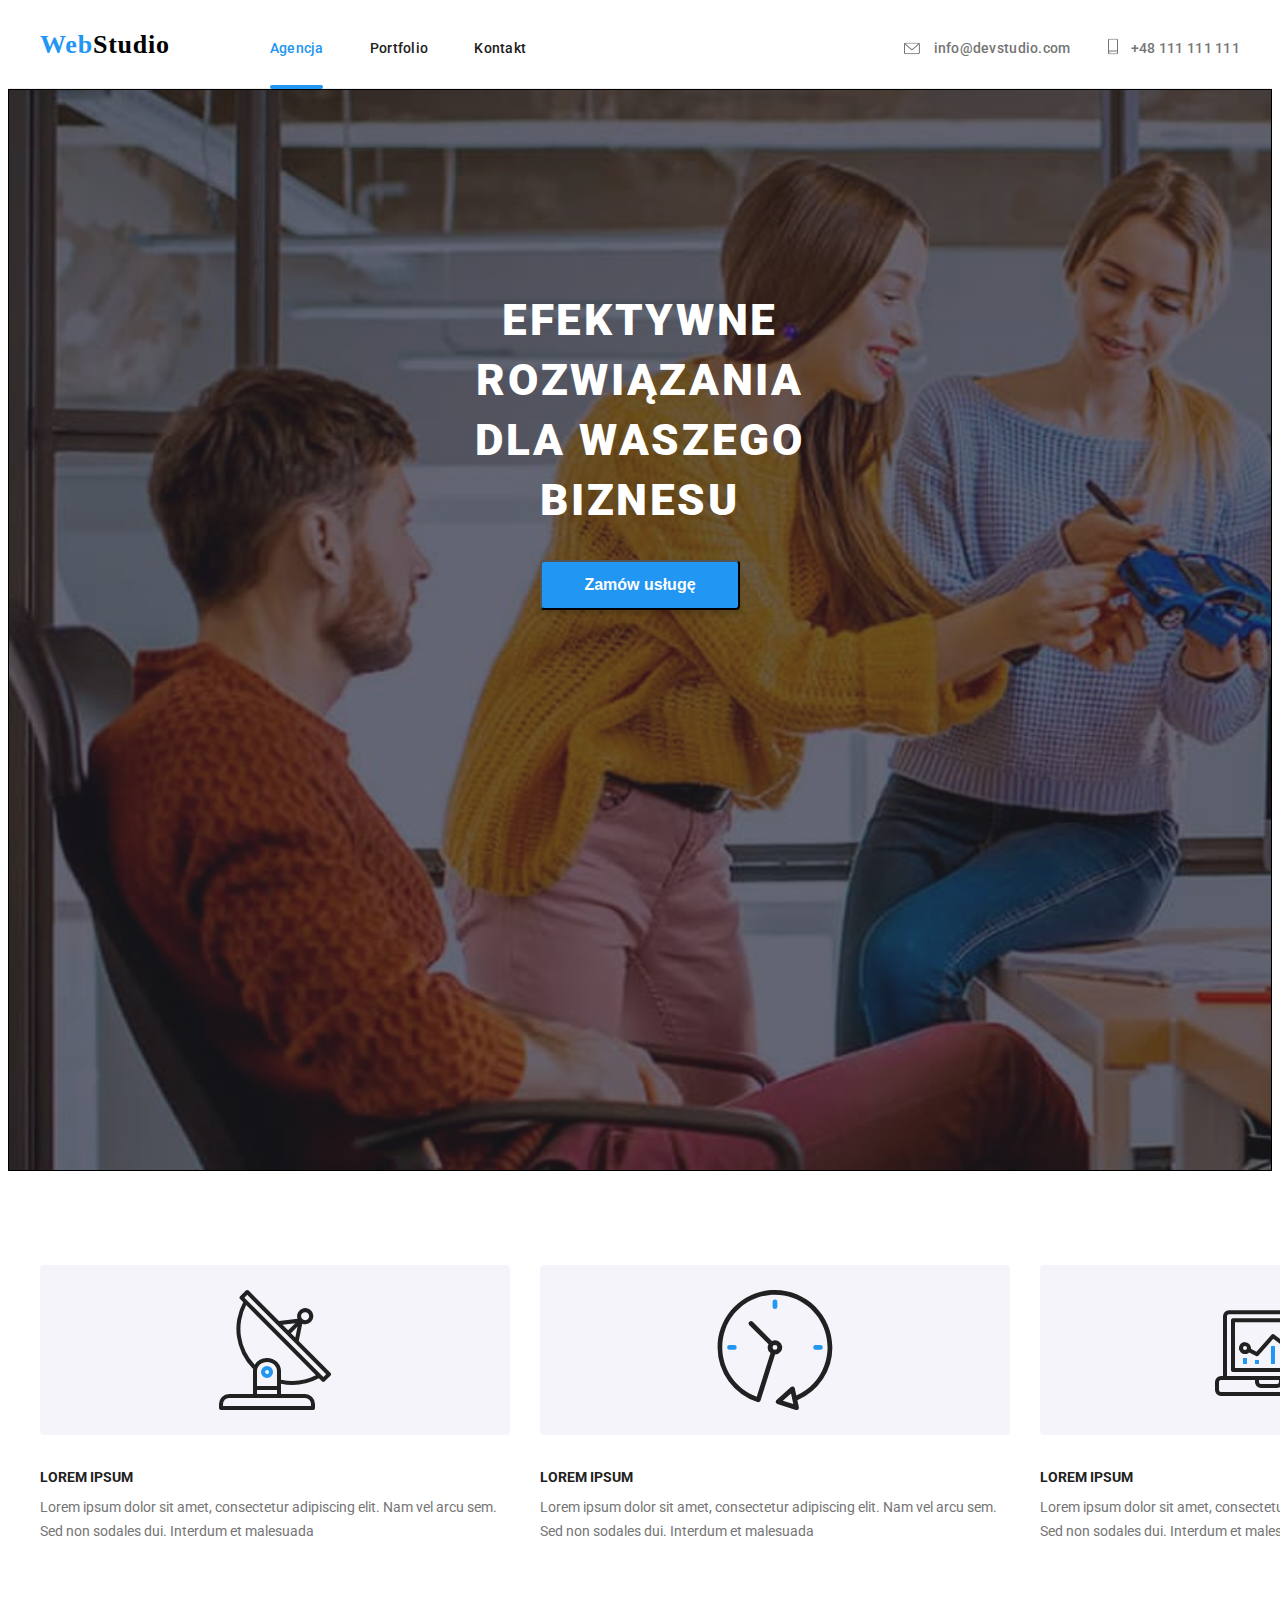
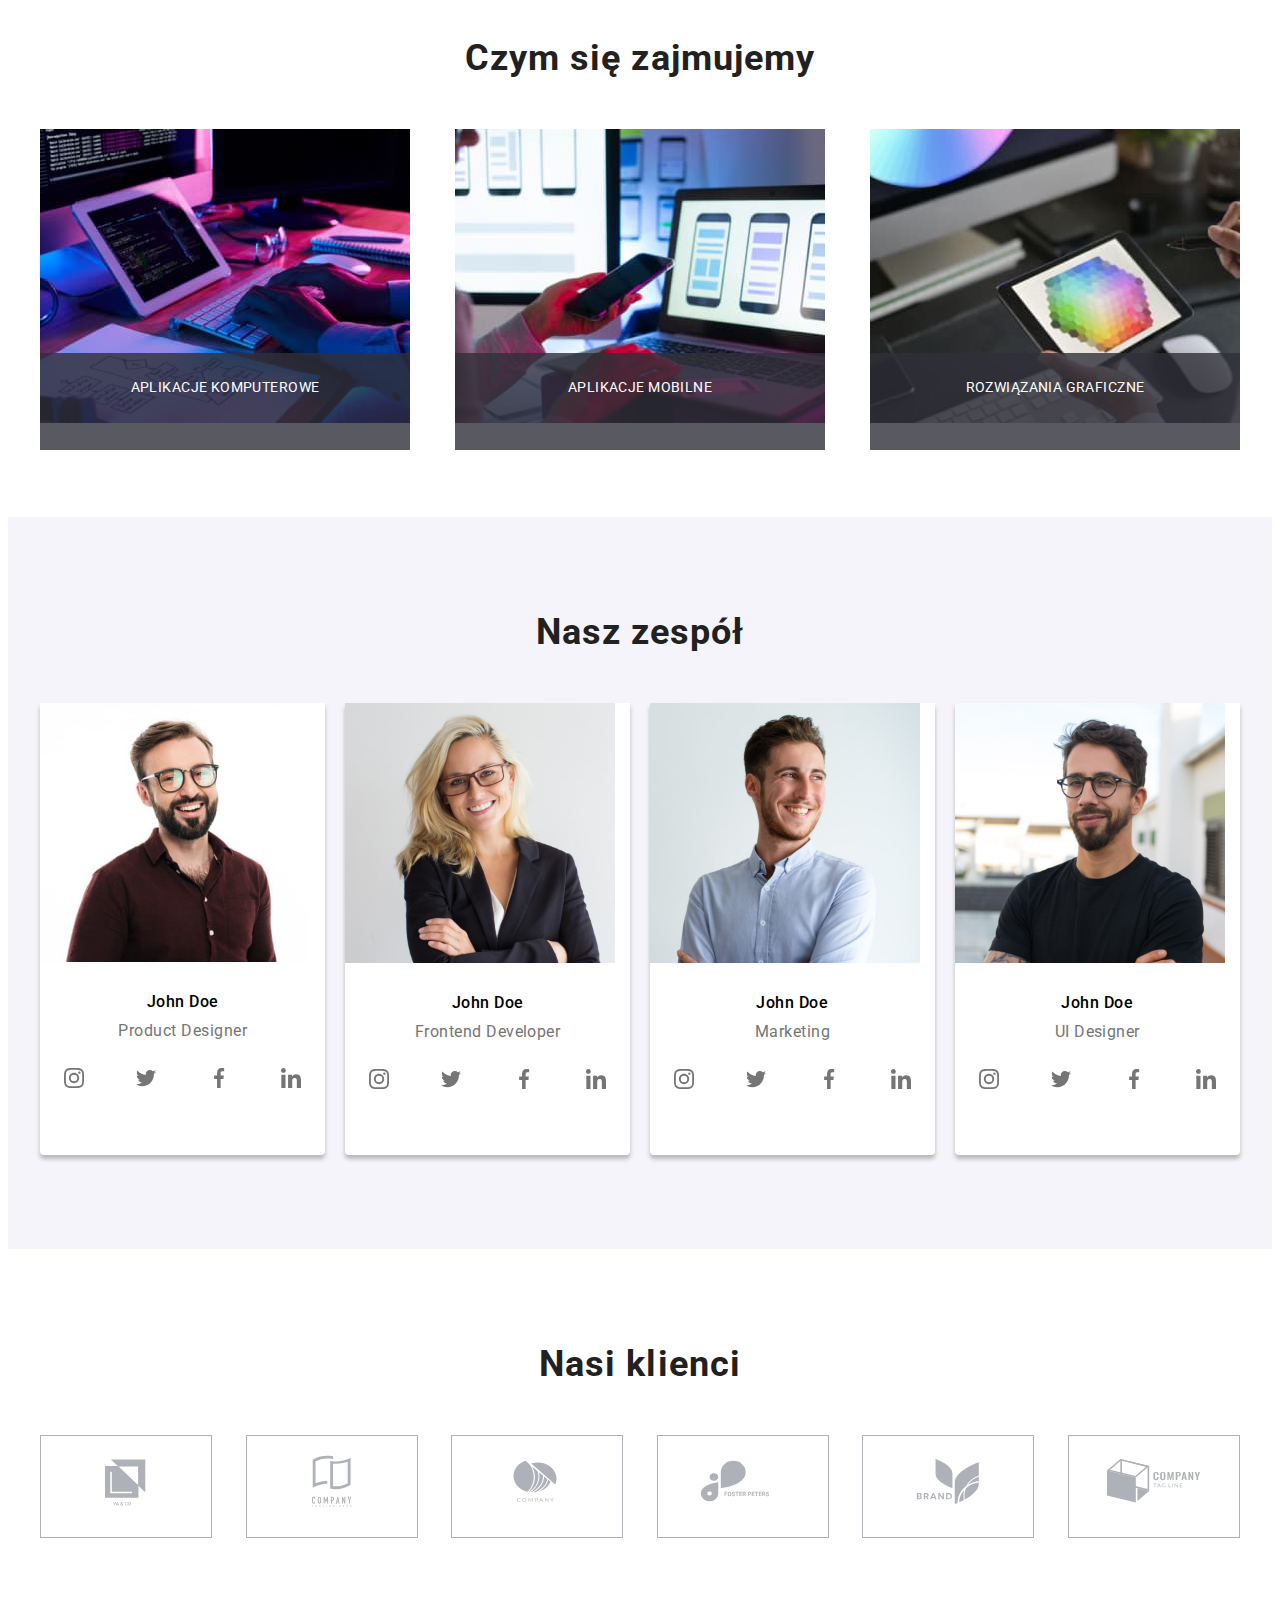
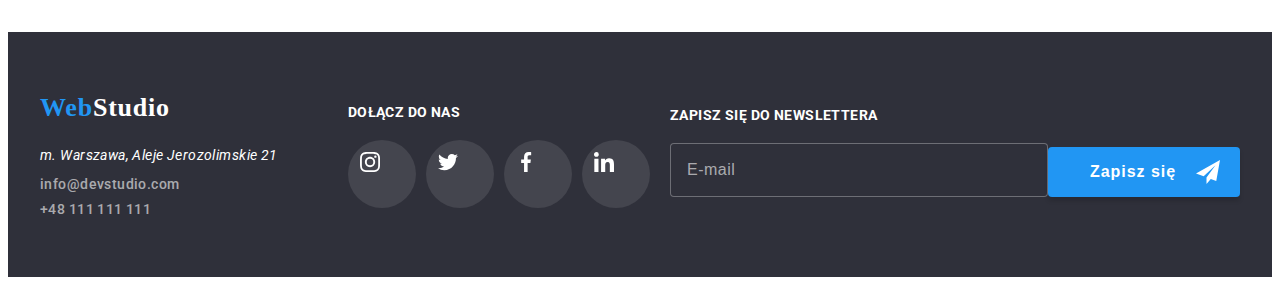
<file: index.html>
<!DOCTYPE html>
<html lang="en">
    <head>
        <meta charset="UTF-8" />
        <meta http-equiv="X-UA-Compatible" content="IE=edge" />
        <meta name="viewport" content="width=device-width, initial-scale=1.0" />
        <title>Webstudio</title>
        <link
            rel="stylesheet"
            href="https://cdnjs.cloudflare.com/ajax/libs/modern-normalize/1.1.0/modern-normalize.min.css"
            integrity="sha512-wpPYUAdjBVSE4KJnH1VR1HeZfpl1ub8YT/NKx4PuQ5NmX2tKuGu6U/JRp5y+Y8XG2tV+wKQpNHVUX03MfMFn9Q=="
            crossorigin="anonymous"
            referrerpolicy="no-referrer"
        />
        <link rel="stylesheet" href="./css/index.css" />
        <link
            href="https://fonts.googleapis.com/css2?family=Raleway:wght@700&family=Roboto:wght@400;500;700;900&display=swap"
            rel="stylesheet"
        />
    </head>
    <body>
        <header class="border">
            <div class="container">
                <div class="navigation-list">
                    <div class="webstudio">
                        <a href="./index.html">
                            <span class="web-color">Web</span
                            ><span class="studio">Studio</span></a
                        >
                    </div>
                    <nav>
                        <ul class="nav-header">
                            <li>
                                <a
                                    class="nav-link underline"
                                    href="./index.html"
                                    >Agencja</a
                                >
                            </li>
                            <li>
                                <a class="nav-link" href="./portfolio.html">
                                    Portfolio
                                </a>
                            </li>
                            <li>
                                <a href="./kontakt.html">Kontakt</a>
                            </li>
                        </ul>
                    </nav>
                    <a class="email" href="mailto:info@devstudio.com">
                        <svg class="header-svg" width="16" height="12">
                            <use href="./images/icons.svg#icon-envelope"></use>
                        </svg>
                        info@devstudio.com
                    </a>
                    <a class="tel" href="tel:+48111111111">
                        <svg class="header-svg" width="10" height="16">
                            <use
                                href="./images/icons.svg#icon-smartphone"
                            ></use>
                        </svg>
                        +48 111 111 111</a
                    >
                </div>
            </div>
        </header>
        <main>
            <div class="main-header">
                <h1>EFEKTYWNE ROZWIĄZANIA DLA WASZEGO BIZNESU</h1>

                <button class="order-the-service" type="button" data-modal-open>
                    Zamów usługę
                </button>
            </div>
            <div class="container">
                <ul class="section-description-flex">
                    <li>
                        <svg class="svg-our-strengths" width="70" height="70">
                            <use
                                href="./images/icons.svg#icon-wwd-antenna"
                            ></use>
                        </svg>
                        <h5 class="header-paragraph">LOREM IPSUM</h5>
                        <p class="description">
                            Lorem ipsum dolor sit amet, consectetur adipiscing
                            elit. Nam vel arcu sem. Sed non sodales dui.
                            Interdum et malesuada
                        </p>
                    </li>
                    <li>
                        <svg class="svg-our-strengths" width="70" height="70">
                            <use href="./images/icons.svg#icon-wwd-clock"></use>
                        </svg>
                        <h5 class="header-paragraph">LOREM IPSUM</h5>
                        <p class="description">
                            Lorem ipsum dolor sit amet, consectetur adipiscing
                            elit. Nam vel arcu sem. Sed non sodales dui.
                            Interdum et malesuada
                        </p>
                    </li>
                    <li>
                        <svg class="svg-our-strengths" width="70" height="70">
                            <use
                                href="./images/icons.svg#icon-wwd-diagram"
                            ></use>
                        </svg>
                        <h5 class="header-paragraph">LOREM IPSUM</h5>
                        <p class="description">
                            Lorem ipsum dolor sit amet, consectetur adipiscing
                            elit. Nam vel arcu sem. Sed non sodales dui.
                            Interdum et malesuada
                        </p>
                    </li>
                    <li>
                        <svg class="svg-our-strengths" width="70" height="70">
                            <use
                                href="./images/icons.svg#icon-wwd-astronaut"
                            ></use>
                        </svg>
                        <h5 class="header-paragraph">LOREM IPSUM</h5>
                        <p class="description">
                            Lorem ipsum dolor sit amet, consectetur adipiscing
                            elit. Nam vel arcu sem. Sed non sodales dui.
                            Interdum et malesuada
                        </p>
                    </li>
                </ul>
                <h2>Czym się zajmujemy</h2>
                <ul class="section-what-we-do">
                    <li class="what-we-do-images what-we-do-position">
                        <img
                            alt="man writing code"
                            width="370"
                            height="294"
                            src="./images/img1.jpg"
                        />
                        <p class="what-we-do-title">APLIKACJE KOMPUTEROWE</p>
                    </li>
                    <li class="what-we-do-images what-we-do-position">
                        <img
                            alt="man creating a mobile application"
                            width="370"
                            height="294"
                            src="./images/img2.jpg"
                        />
                        <p class="what-we-do-title">APLIKACJE MOBILNE</p>
                    </li>
                    <li class="margin what-we-do-position">
                        <img
                            class="what-we-do-images"
                            alt="man using graphic tablet"
                            width="370"
                            height="294"
                            src="./images/img3.jpg"
                        />
                        <p class="what-we-do-title">ROZWIĄZANIA GRAFICZNE</p>
                    </li>
                </ul>
            </div>
            <section class="our-team-style">
                <div class="container">
                    <h2>Nasz zespół</h2>
                    <ul class="section-our-team">
                        <li class="our-team-images">
                            <img
                                alt="photo of product designer"
                                width="270"
                                height="260"
                                src="./images/produktdesignerimg.jpg"
                            />
                            <header>
                                <h5 class="names">John Doe</h5>
                                <p class="team-description">Product Designer</p>
                            </header>
                            <div class="social-link">
                                <a
                                    href="https://www.instagram.com/"
                                    class="social-link-icon"
                                    target="_blank"
                                    rel="noreferrer noopener"
                                >
                                    <svg width="20" height="20">
                                        <use
                                            href="./images/icons.svg#icon-instagram2"
                                        ></use>
                                    </svg>
                                </a>
                            </div>
                            <div class="social-link">
                                <a
                                    href="https://twitter.com/"
                                    class="social-link-icon"
                                    target="_blank"
                                    rel="noreferrer noopener"
                                >
                                    <svg width="20" height="20">
                                        <use
                                            href="./images/icons.svg#icon-twitter1"
                                        ></use>
                                    </svg>
                                </a>
                            </div>
                            <div class="social-link">
                                <a
                                    href="https://www.facebook.com/"
                                    class="social-link-icon"
                                    target="_blank"
                                    rel="noreferrer noopener"
                                >
                                    <svg width="20" height="20">
                                        <use
                                            href="./images/icons.svg#icon-facebook1"
                                        ></use>
                                    </svg>
                                </a>
                            </div>
                            <div class="social-link">
                                <a
                                    href="https://www.linkedin.com/"
                                    class="social-link-icon"
                                    target="_blank"
                                    rel="noreferrer noopener"
                                >
                                    <svg width="20" height="20">
                                        <use
                                            href="./images/icons.svg#icon-linkedin1"
                                        ></use>
                                    </svg>
                                </a>
                            </div>
                        </li>
                        <li class="our-team-images">
                            <img
                                alt="photo of frontend developer"
                                width="270"
                                height="260"
                                src="./images/frontenddeveloperimg.jpg"
                            />
                            <header>
                                <h5 class="names">John Doe</h5>
                                <p class="team-description">
                                    Frontend Developer
                                </p>
                            </header>
                            <div class="social-link">
                                <a
                                    href="https://www.instagram.com/"
                                    class="social-link-icon"
                                    target="_blank"
                                    rel="noreferrer noopener"
                                >
                                    <svg width="20" height="20">
                                        <use
                                            href="./images/icons.svg#icon-instagram2"
                                        ></use>
                                    </svg>
                                </a>
                            </div>
                            <div class="social-link">
                                <a
                                    href="https://twitter.com/"
                                    class="social-link-icon"
                                    target="_blank"
                                    rel="noreferrer noopener"
                                >
                                    <svg width="20" height="20">
                                        <use
                                            href="./images/icons.svg#icon-twitter1"
                                        ></use>
                                    </svg>
                                </a>
                            </div>
                            <div class="social-link">
                                <a
                                    href="https://www.facebook.com/"
                                    class="social-link-icon"
                                    target="_blank"
                                    rel="noreferrer noopener"
                                >
                                    <svg width="20" height="20">
                                        <use
                                            href="./images/icons.svg#icon-facebook1"
                                        ></use>
                                    </svg>
                                </a>
                            </div>
                            <div class="social-link">
                                <a
                                    href="https://www.linkedin.com/"
                                    class="social-link-icon"
                                    target="_blank"
                                    rel="noreferrer noopener"
                                >
                                    <svg width="20" height="20">
                                        <use
                                            href="./images/icons.svg#icon-linkedin1"
                                        ></use>
                                    </svg>
                                </a>
                            </div>
                        </li>
                        <li class="our-team-images">
                            <img
                                alt="photo of a marketer"
                                width="270"
                                height="260"
                                src="./images/marketingimg.jpg"
                            />
                            <header>
                                <h5 class="names">John Doe</h5>
                                <p class="team-description">Marketing</p>
                            </header>
                            <div class="social-link">
                                <a
                                    href="https://www.instagram.com/"
                                    class="social-link-icon"
                                    target="_blank"
                                    rel="noreferrer noopener"
                                >
                                    <svg width="20" height="20">
                                        <use
                                            href="./images/icons.svg#icon-instagram2"
                                        ></use>
                                    </svg>
                                </a>
                            </div>
                            <div class="social-link">
                                <a
                                    href="https://twitter.com/"
                                    class="social-link-icon"
                                    target="_blank"
                                    rel="noreferrer noopener"
                                >
                                    <svg width="20" height="20">
                                        <use
                                            href="./images/icons.svg#icon-twitter1"
                                        ></use>
                                    </svg>
                                </a>
                            </div>
                            <div class="social-link">
                                <a
                                    href="https://www.facebook.com/"
                                    class="social-link-icon"
                                    target="_blank"
                                    rel="noreferrer noopener"
                                >
                                    <svg width="20" height="20">
                                        <use
                                            href="./images/icons.svg#icon-facebook1"
                                        ></use>
                                    </svg>
                                </a>
                            </div>
                            <div class="social-link">
                                <a
                                    href="https://www.linkedin.com/"
                                    class="social-link-icon"
                                    target="_blank"
                                    rel="noreferrer noopener"
                                >
                                    <svg width="20" height="20">
                                        <use
                                            href="./images/icons.svg#icon-linkedin1"
                                        ></use>
                                    </svg>
                                </a>
                            </div>
                        </li>
                        <li class="our-team-images">
                            <img
                                class="margin"
                                alt="photo of UI Designer"
                                width="270"
                                height="260"
                                src="./images/uidesignerimg.jpg"
                            />
                            <header>
                                <h5 class="names">John Doe</h5>
                                <p class="team-description">UI Designer</p>
                            </header>
                            <div class="social-link">
                                <a
                                    href="https://www.instagram.com/"
                                    class="social-link-icon"
                                    target="_blank"
                                    rel="noreferrer noopener"
                                >
                                    <svg width="20" height="20">
                                        <use
                                            href="./images/icons.svg#icon-instagram2"
                                        ></use>
                                    </svg>
                                </a>
                            </div>
                            <div class="social-link">
                                <a
                                    href="https://twitter.com/"
                                    class="social-link-icon"
                                    target="_blank"
                                    rel="noreferrer noopener"
                                >
                                    <svg width="20" height="20">
                                        <use
                                            href="./images/icons.svg#icon-twitter1"
                                        ></use>
                                    </svg>
                                </a>
                            </div>
                            <div class="social-link">
                                <a
                                    href="https://www.facebook.com/"
                                    class="social-link-icon"
                                    target="_blank"
                                    rel="noreferrer noopener"
                                >
                                    <svg width="20" height="20">
                                        <use
                                            href="./images/icons.svg#icon-facebook1"
                                        ></use>
                                    </svg>
                                </a>
                            </div>
                            <div class="social-link">
                                <a
                                    href="https://www.linkedin.com/"
                                    class="social-link-icon"
                                    target="_blank"
                                    rel="noreferrer noopener"
                                >
                                    <svg width="20" height="20">
                                        <use
                                            href="./images/icons.svg#icon-linkedin1"
                                        ></use>
                                    </svg>
                                </a>
                            </div>
                        </li>
                    </ul>
                </div>
            </section>
            <section class="container">
                <h2>Nasi klienci</h2>
                <ul class="our-customers-flex">
                    <li class="our-customers">
                        <svg width="106" height="60">
                            <use
                                href="./images/icons.svg#icon-client1-logo"
                            ></use>
                        </svg>
                    </li>
                    <li class="our-customers">
                        <svg width="106" height="60">
                            <use
                                href="./images/icons.svg#icon-client2-logo"
                            ></use>
                        </svg>
                    </li>
                    <li class="our-customers">
                        <svg width="106" height="60">
                            <use
                                href="./images/icons.svg#icon-client3-logo"
                            ></use>
                        </svg>
                    </li>
                    <li class="our-customers">
                        <svg width="106" height="60">
                            <use
                                href="./images/icons.svg#icon-client4-logo"
                            ></use>
                        </svg>
                    </li>
                    <li class="our-customers">
                        <svg width="106" height="60">
                            <use
                                href="./images/icons.svg#icon-client5-logo"
                            ></use>
                        </svg>
                    </li>
                    <li class="our-customers">
                        <svg width="106" height="60">
                            <use
                                href="./images/icons.svg#icon-client6-logo"
                            ></use>
                        </svg>
                    </li>
                </ul>
            </section>
        </main>
        <footer class="bottom">
            <div class="footer-wrapper">
                <div class="contacts-footer-flex">
                    <h4 class="webstudio-footer">
                        <span class="web-color">Web</span
                        ><span class="studio-color">Studio</span>
                    </h4>
                    <address class="address-footer">
                        m. Warszawa, Aleje Jerozolimskie 21
                    </address>
                    <ul class="contacts-footer-style">
                        <li class="email-footer">
                            <a href="mailto:info@devstudio.com"
                                >info@devstudio.com</a
                            >
                        </li>
                        <li class="tel-footer">
                            <a href="tel:+48111111111">+48 111 111 111</a>
                        </li>
                    </ul>
                </div>
                <div>
                    <h5 class="join-us">Dołącz do nas</h5>
                    <div class="social-links-footer">
                        <div class="social-link-footer">
                            <a
                                href="https://www.instagram.com/"
                                class="social-link-icon-footer"
                                target="_blank"
                                rel="noreferrer noopener"
                            >
                                <svg width="20" height="20">
                                    <use
                                        href="./images/icons.svg#icon-instagram2"
                                    ></use>
                                </svg>
                            </a>
                        </div>
                        <div class="social-link-footer">
                            <a
                                href="https://twitter.com/"
                                class="social-link-icon-footer"
                                target="_blank"
                                rel="noreferrer noopener"
                            >
                                <svg width="20" height="20">
                                    <use
                                        href="./images/icons.svg#icon-twitter1"
                                    ></use>
                                </svg>
                            </a>
                        </div>
                        <div class="social-link-footer">
                            <a
                                href="https://www.facebook.com/"
                                class="social-link-icon-footer"
                                target="_blank"
                                rel="noreferrer noopener"
                            >
                                <svg width="20" height="20">
                                    <use
                                        href="./images/icons.svg#icon-facebook1"
                                    ></use>
                                </svg>
                            </a>
                        </div>
                        <div class="social-link-footer">
                            <a
                                href="https://www.linkedin.com/"
                                class="social-link-icon-footer"
                                target="_blank"
                                rel="noreferrer noopener"
                            >
                                <svg width="20" height="20">
                                    <use
                                        href="./images/icons.svg#icon-linkedin1"
                                    ></use>
                                </svg>
                            </a>
                        </div>
                    </div>
                </div>
                <form class="newsletter">
                    <label class="newsletter-label" for="mail" lang="pl"
                        >Zapisz się do newslettera
                        <input
                            class="newsletter-input"
                            type="email"
                            name="email"
                            id="mail"
                            placeholder="E-mail"
                    /></label>
                    <button type="submit" class="newsletter-button" lang="pl">
                        Zapisz się
                    </button>
                </form>
            </div>
        </footer>
        <div class="backdrop is-hidden" data-modal>
            <div class="modal">
                <button class="modal-icon" type="button" data-modal-close>
                    <svg width="11px" height="11px">
                        <use href="./images/icons.svg#icon-vector-x"></use>
                    </svg>
                </button>
                <form>
                    <h3 class="order-title">
                        Zostaw swoje dane w formularzu poniżej
                    </h3>
                    <div class="name">
                        <label class="order-label" for="user-name"
                            >Imię
                            <input
                                class="order-input"
                                type="text"
                                name="name"
                                id="user-name"
                            />
                        </label>
                    </div>
                    <div class="phone">
                        <label class="order-label" for="user-phone"
                            >Telefon
                            <input
                                class="order-input"
                                type="tel"
                                name="phone"
                                id="user-phone"
                            />
                        </label>
                    </div>
                    <div class="email-input">
                        <label class="order-label" for="user-email"
                            >Email
                            <input
                                class="order-input"
                                type="email"
                                name="mail"
                                id="user-email"
                            />
                        </label>
                    </div>
                    <label class="order-label-comment" for="user-comment"
                        >Komentarz
                        <textarea
                            class="order-textarea"
                            name="order"
                            id="user-comment"
                            placeholder="Wprowadź tekst"
                        ></textarea>
                    </label>
                    <label class="acceptance-label" for="user-acceptance">
                        <input
                            class="acceptance-input"
                            type="checkbox"
                            name="acceptance"
                            id="user-acceptance"
                        />
                        <div class="acceptance-checked">
                            <svg
                                class="checked-bacground"
                                width="16"
                                height="15"
                            >
                                <use
                                    href="./images/icons.svg#icon-checkbox"
                                ></use>
                            </svg>
                        </div>
                        <p class="checkbox-text">
                            Oświadczam iż akceptuję
                            <a href="#" class="checkbox-links">Regulamin</a> i
                            <a href="#" class="checkbox-links"
                                >Politykę Prywatności</a
                            >.
                        </p>
                    </label>
                    <button type="submit" class="order-button" lang="pl">
                        Wyślij
                    </button>
                </form>
            </div>
        </div>
        <script src="./js/modal.js"></script>
    </body>
</html>
</file>
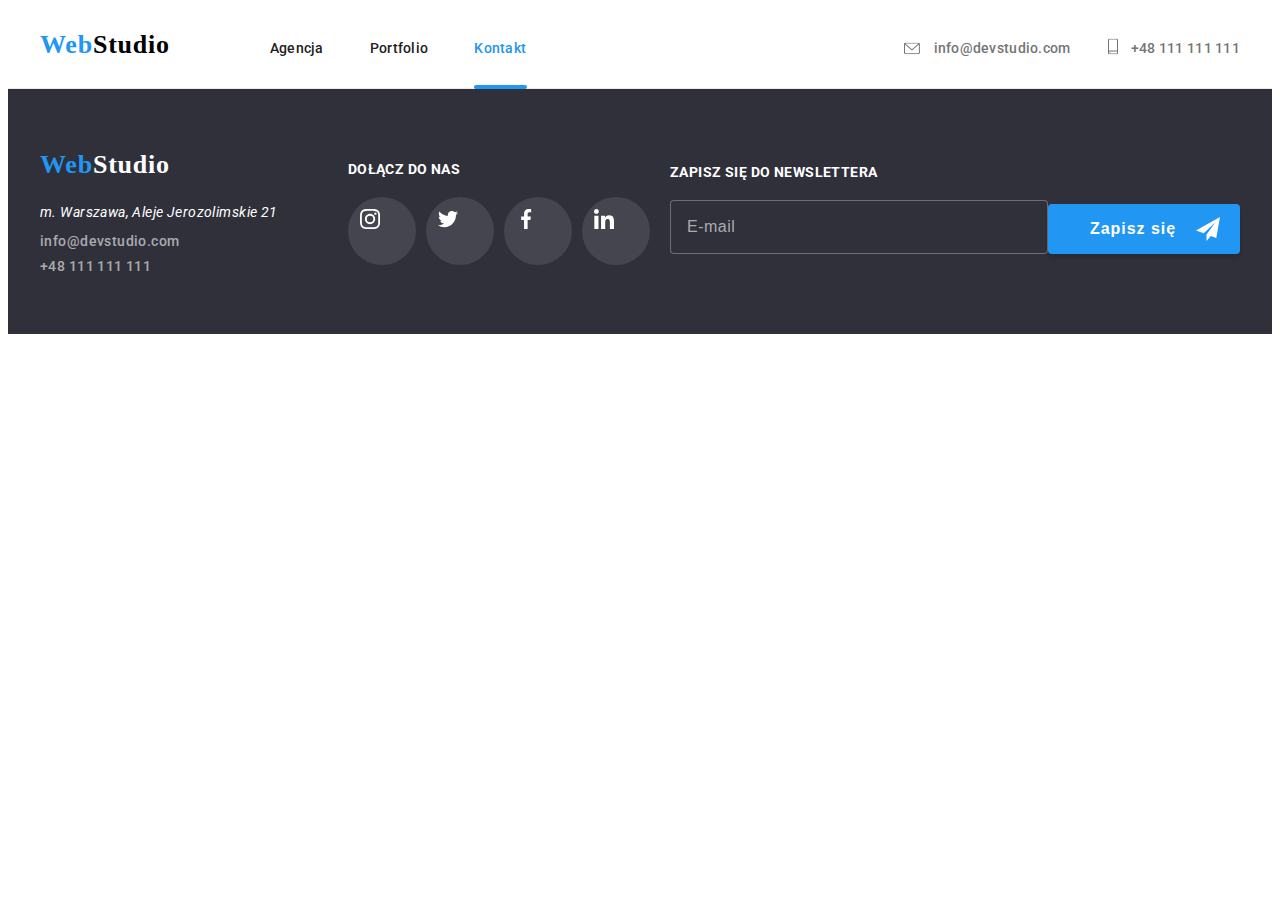
<file: kontakt.html>
<!DOCTYPE html>
<html lang="en">
    <head>
        <meta charset="UTF-8" />
        <meta http-equiv="X-UA-Compatible" content="IE=edge" />
        <meta name="viewport" content="width=device-width, initial-scale=1.0" />
        <title>Webstudio-kontakt</title>
        <link
            rel="stylesheet"
            href="https://cdnjs.cloudflare.com/ajax/libs/modern-normalize/1.1.0/modern-normalize.min.css"
            integrity="sha512-wpPYUAdjBVSE4KJnH1VR1HeZfpl1ub8YT/NKx4PuQ5NmX2tKuGu6U/JRp5y+Y8XG2tV+wKQpNHVUX03MfMFn9Q=="
            crossorigin="anonymous"
            referrerpolicy="no-referrer"
        />
        <link rel="stylesheet" href="./css/index.css" />
        <link
            href="https://fonts.googleapis.com/css2?family=Raleway:wght@700&family=Roboto:wght@400;500;700;900&display=swap"
            rel="stylesheet"
        />
    </head>
    <body>
        <header class="border">
            <div class="container">
                <div class="navigation-list">
                    <div class="webstudio">
                        <a href="./index.html">
                            <span class="web-color">Web</span
                            ><span class="studio">Studio</span></a
                        >
                    </div>
                    <nav>
                        <ul class="nav-header">
                            <li>
                                <a class="nav-link" href="./index.html"
                                    >Agencja</a
                                >
                            </li>
                            <li>
                                <a class="nav-link" href="./portfolio.html">
                                    Portfolio
                                </a>
                            </li>
                            <li>
                                <a class="underline" href="./kontakt.html"
                                    >Kontakt</a
                                >
                            </li>
                        </ul>
                    </nav>
                    <a class="email" href="mailto:info@devstudio.com">
                        <svg class="header-svg" width="16" height="12">
                            <use href="./images/icons.svg#icon-envelope"></use>
                        </svg>
                        info@devstudio.com
                    </a>
                    <a class="tel" href="tel:+48111111111">
                        <svg class="header-svg" width="10" height="16">
                            <use
                                href="./images/icons.svg#icon-smartphone"
                            ></use>
                        </svg>
                        +48 111 111 111</a
                    >
                </div>
            </div>
        </header>
        <main></main>
        <footer class="bottom">
            <div class="footer-wrapper">
                <div class="contacts-footer-flex">
                    <h4 class="webstudio-footer">
                        <span class="web-color">Web</span
                        ><span class="studio-color">Studio</span>
                    </h4>
                    <address class="address-footer">
                        m. Warszawa, Aleje Jerozolimskie 21
                    </address>
                    <ul class="contacts-footer-style">
                        <li class="email-footer">
                            <a href="mailto:info@devstudio.com"
                                >info@devstudio.com</a
                            >
                        </li>
                        <li class="tel-footer">
                            <a href="tel:+48111111111">+48 111 111 111</a>
                        </li>
                    </ul>
                </div>
                <div>
                    <h5 class="join-us">Dołącz do nas</h5>
                    <div class="social-links-footer">
                        <div class="social-link-footer">
                            <a
                                href="https://www.instagram.com/"
                                class="social-link-icon-footer"
                                target="_blank"
                                rel="noreferrer noopener"
                            >
                                <svg width="20" height="20">
                                    <use
                                        href="./images/icons.svg#icon-instagram2"
                                    ></use>
                                </svg>
                            </a>
                        </div>
                        <div class="social-link-footer">
                            <a
                                href="https://twitter.com/"
                                class="social-link-icon-footer"
                                target="_blank"
                                rel="noreferrer noopener"
                            >
                                <svg width="20" height="20">
                                    <use
                                        href="./images/icons.svg#icon-twitter1"
                                    ></use>
                                </svg>
                            </a>
                        </div>
                        <div class="social-link-footer">
                            <a
                                href="https://www.facebook.com/"
                                class="social-link-icon-footer"
                                target="_blank"
                                rel="noreferrer noopener"
                            >
                                <svg width="20" height="20">
                                    <use
                                        href="./images/icons.svg#icon-facebook1"
                                    ></use>
                                </svg>
                            </a>
                        </div>
                        <div class="social-link-footer">
                            <a
                                href="https://www.linkedin.com/"
                                class="social-link-icon-footer"
                                target="_blank"
                                rel="noreferrer noopener"
                            >
                                <svg width="20" height="20">
                                    <use
                                        href="./images/icons.svg#icon-linkedin1"
                                    ></use>
                                </svg>
                            </a>
                        </div>
                    </div>
                </div>
                <form class="newsletter">
                    <label class="newsletter-label" for="mail" lang="pl"
                        >Zapisz się do newslettera
                        <input
                            class="newsletter-input"
                            type="email"
                            name="email"
                            id="mail"
                            placeholder="E-mail"
                    /></label>
                    <button type="submit" class="newsletter-button" lang="pl">
                        Zapisz się
                    </button>
                </form>
            </div>
        </footer>
        <script src="./js/modal.js"></script>
    </body>
</html>
</file>
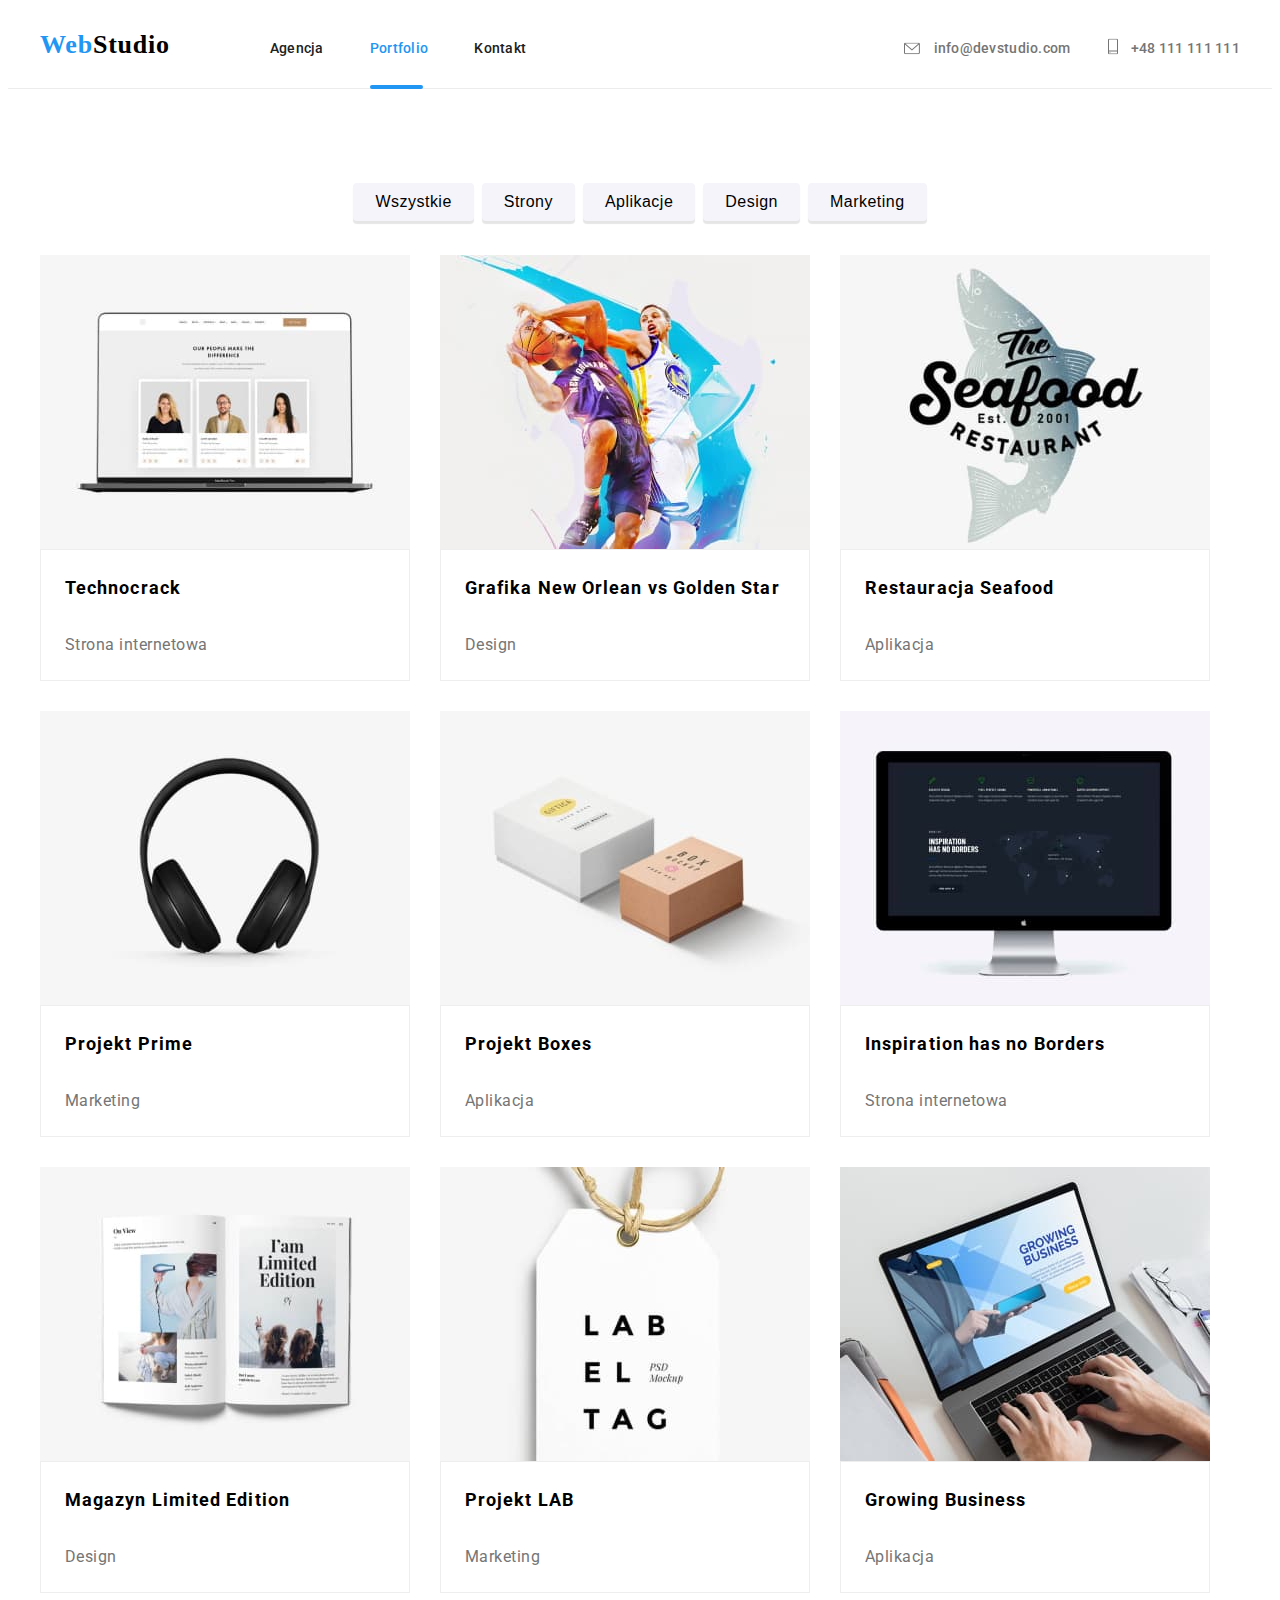
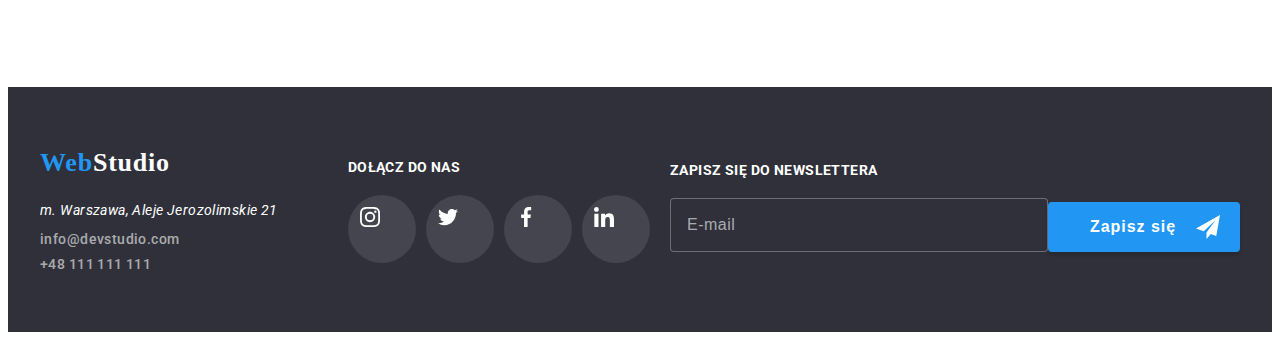
<file: portfolio.html>
<!DOCTYPE html>
<html lang="en">
    <head>
        <meta charset="UTF-8" />
        <meta http-equiv="X-UA-Compatible" content="IE=edge" />
        <meta name="viewport" content="width=device-width, initial-scale=1.0" />
        <title>Webstudio-portfolio</title>
        <link
            rel="stylesheet"
            href="https://cdnjs.cloudflare.com/ajax/libs/modern-normalize/1.1.0/modern-normalize.min.css"
            integrity="sha512-wpPYUAdjBVSE4KJnH1VR1HeZfpl1ub8YT/NKx4PuQ5NmX2tKuGu6U/JRp5y+Y8XG2tV+wKQpNHVUX03MfMFn9Q=="
            crossorigin="anonymous"
            referrerpolicy="no-referrer"
        />
        <link rel="stylesheet" href="./css/index.css" />
        <link
            href="https://fonts.googleapis.com/css2?family=Raleway:wght@700&family=Roboto:wght@400;500;700;900&display=swap"
            rel="stylesheet"
        />
    </head>
    <body>
        <header class="border">
            <div class="container">
                <div class="navigation-list">
                    <div class="webstudio">
                        <a href="./index.html">
                            <span class="web-color">Web</span
                            ><span class="studio">Studio</span></a
                        >
                    </div>
                    <nav>
                        <ul class="nav-header">
                            <li>
                                <a class="nav-link" href="./index.html"
                                    >Agencja</a
                                >
                            </li>
                            <li>
                                <a
                                    class="nav-link underline"
                                    href="./portfolio.html"
                                >
                                    Portfolio
                                </a>
                            </li>
                            <li>
                                <a href="./kontakt.html">Kontakt</a>
                            </li>
                        </ul>
                    </nav>
                    <a class="email" href="mailto:info@devstudio.com">
                        <svg class="header-svg" width="16" height="12">
                            <use href="./images/icons.svg#icon-envelope"></use>
                        </svg>
                        info@devstudio.com
                    </a>
                    <a class="tel" href="tel:+48111111111">
                        <svg class="header-svg" width="10" height="16">
                            <use
                                href="./images/icons.svg#icon-smartphone"
                            ></use>
                        </svg>
                        +48 111 111 111</a
                    >
                </div>
            </div>
        </header>
        <main>
            <div class="container">
                <ul class="buttons-section-portfolio">
                    <li>
                        <button class="portfolio-button" type="button">
                            Wszystkie
                        </button>
                    </li>
                    <li>
                        <button class="portfolio-button" type="button">
                            Strony
                        </button>
                    </li>
                    <li>
                        <button class="portfolio-button" type="button">
                            Aplikacje
                        </button>
                    </li>
                    <li>
                        <button class="portfolio-button" type="button">
                            Design
                        </button>
                    </li>
                    <li>
                        <button class="portfolio-button" type="button">
                            Marketing
                        </button>
                    </li>
                </ul>
                <div class="container portfolio">
                    <ul class="portfolio-list-section">
                        <li class="portfolio-list-item">
                            <div class="projects-position">
                                <img
                                    src="./images/technocrack.jpg"
                                    alt="picture of website"
                                    width="370"
                                    height="294"
                                />
                                <p class="projects-description">
                                    Technocrack jest popularną platformą
                                    wykorzystywaną do rozpowszechniania
                                    koronawirusa. Firmy wykorzystują tę
                                    platformę do celów szpiegowskich i ataków na
                                    niezabezpieczone serwery konkurencji
                                </p>
                            </div>
                            <header class="projects-style">
                                <h5 class="projects-header">Technocrack</h5>
                                <p class="project-type">Strona internetowa</p>
                            </header>
                        </li>
                        <li class="portfolio-list-item">
                            <div class="projects-position">
                                <img
                                    src="./images/neworleanvsgoldenstar.jpg"
                                    alt="picture of basketball players"
                                    width="370"
                                    height="294"
                                />
                                <p class="projects-description">
                                    Technocrack jest popularną platformą
                                    wykorzystywaną do rozpowszechniania
                                    koronawirusa. Firmy wykorzystują tę
                                    platformę do celów szpiegowskich i ataków na
                                    niezabezpieczone serwery konkurencji
                                </p>
                            </div>
                            <header class="projects-style">
                                <h5 class="projects-header">
                                    Grafika New Orlean vs Golden Star
                                </h5>
                                <p class="project-type">Design</p>
                            </header>
                        </li>
                        <li class="portfolio-list-item">
                            <div class="projects-position">
                                <img
                                    src="./images/seafood-restaurant.jpg"
                                    alt="seafood restaurant logo"
                                    width="370"
                                    height="294"
                                />
                                <p class="projects-description">
                                    Technocrack jest popularną platformą
                                    wykorzystywaną do rozpowszechniania
                                    koronawirusa. Firmy wykorzystują tę
                                    platformę do celów szpiegowskich i ataków na
                                    niezabezpieczone serwery konkurencji
                                </p>
                            </div>
                            <header class="projects-style">
                                <h5 class="projects-header">
                                    Restauracja Seafood
                                </h5>
                                <p class="project-type">Aplikacja</p>
                            </header>
                        </li>
                        <li class="portfolio-list-item">
                            <div class="projects-position">
                                <img
                                    src="./images/prime-project.jpg"
                                    alt="picture of headphones"
                                    width="370"
                                    height="294"
                                />
                                <p class="projects-description">
                                    Technocrack jest popularną platformą
                                    wykorzystywaną do rozpowszechniania
                                    koronawirusa. Firmy wykorzystują tę
                                    platformę do celów szpiegowskich i ataków na
                                    niezabezpieczone serwery konkurencji
                                </p>
                            </div>
                            <header class="projects-style">
                                <h5 class="projects-header">Projekt Prime</h5>
                                <p class="project-type">Marketing</p>
                            </header>
                        </li>
                        <li class="portfolio-list-item">
                            <div class="projects-position">
                                <img
                                    src="./images/boxes-project.jpg"
                                    alt="picture of two boxes"
                                    width="370"
                                    height="294"
                                />
                                <p class="projects-description">
                                    Technocrack jest popularną platformą
                                    wykorzystywaną do rozpowszechniania
                                    koronawirusa. Firmy wykorzystują tę
                                    platformę do celów szpiegowskich i ataków na
                                    niezabezpieczone serwery konkurencji
                                </p>
                            </div>
                            <header class="projects-style">
                                <h5 class="projects-header">Projekt Boxes</h5>
                                <p class="project-type">Aplikacja</p>
                            </header>
                        </li>
                        <li class="portfolio-list-item">
                            <div class="projects-position">
                                <img
                                    src="./images/inspirationhasnoborders.jpg"
                                    alt="monitor photo"
                                    width="370"
                                    height="294"
                                />
                                <p class="projects-description">
                                    Technocrack jest popularną platformą
                                    wykorzystywaną do rozpowszechniania
                                    koronawirusa. Firmy wykorzystują tę
                                    platformę do celów szpiegowskich i ataków na
                                    niezabezpieczone serwery konkurencji
                                </p>
                            </div>
                            <header class="projects-style">
                                <h5 class="projects-header">
                                    Inspiration has no Borders
                                </h5>
                                <p class="project-type">Strona internetowa</p>
                            </header>
                        </li>
                        <li class="portfolio-list-item">
                            <div class="projects-position">
                                <img
                                    src="./images/limited-edition-magazine.jpg"
                                    alt="magazine photo"
                                    width="370"
                                    height="294"
                                />
                                <p class="projects-description">
                                    Technocrack jest popularną platformą
                                    wykorzystywaną do rozpowszechniania
                                    koronawirusa. Firmy wykorzystują tę
                                    platformę do celów szpiegowskich i ataków na
                                    niezabezpieczone serwery konkurencji
                                </p>
                            </div>
                            <header class="projects-style">
                                <h5 class="projects-header">
                                    Magazyn Limited Edition
                                </h5>
                                <p class="project-type">Design</p>
                            </header>
                        </li>
                        <li class="portfolio-list-item">
                            <div class="projects-position">
                                <img
                                    src="./images/lab-project.jpg"
                                    alt="badge photo"
                                    width="370"
                                    height="294"
                                />
                                <p class="projects-description">
                                    Technocrack jest popularną platformą
                                    wykorzystywaną do rozpowszechniania
                                    koronawirusa. Firmy wykorzystują tę
                                    platformę do celów szpiegowskich i ataków na
                                    niezabezpieczone serwery konkurencji
                                </p>
                            </div>
                            <header class="projects-style">
                                <h5 class="projects-header">Projekt LAB</h5>
                                <p class="project-type">Marketing</p>
                            </header>
                        </li>
                        <li class="portfolio-list-item">
                            <div class="projects-position">
                                <img
                                    src="./images/growing-business.jpg"
                                    alt="man typing on laptop"
                                    width="370"
                                    height="294"
                                />
                                <p class="projects-description">
                                    Technocrack jest popularną platformą
                                    wykorzystywaną do rozpowszechniania
                                    koronawirusa. Firmy wykorzystują tę
                                    platformę do celów szpiegowskich i ataków na
                                    niezabezpieczone serwery konkurencji
                                </p>
                            </div>
                            <header class="projects-style">
                                <h5 class="projects-header">
                                    Growing Business
                                </h5>
                                <p class="project-type">Aplikacja</p>
                            </header>
                        </li>
                    </ul>
                </div>
            </div>
        </main>
        <footer class="bottom">
            <div class="footer-wrapper">
                <div class="contacts-footer-flex">
                    <h4 class="webstudio-footer">
                        <span class="web-color">Web</span
                        ><span class="studio-color">Studio</span>
                    </h4>
                    <address class="address-footer">
                        m. Warszawa, Aleje Jerozolimskie 21
                    </address>
                    <ul class="contacts-footer-style">
                        <li class="email-footer">
                            <a href="mailto:info@devstudio.com"
                                >info@devstudio.com</a
                            >
                        </li>
                        <li class="tel-footer">
                            <a href="tel:+48111111111">+48 111 111 111</a>
                        </li>
                    </ul>
                </div>
                <div>
                    <h5 class="join-us">Dołącz do nas</h5>
                    <div class="social-links-footer">
                        <div class="social-link-footer">
                            <a
                                href="https://www.instagram.com/"
                                class="social-link-icon-footer"
                                target="_blank"
                                rel="noreferrer noopener"
                            >
                                <svg width="20" height="20">
                                    <use
                                        href="./images/icons.svg#icon-instagram2"
                                    ></use>
                                </svg>
                            </a>
                        </div>
                        <div class="social-link-footer">
                            <a
                                href="https://twitter.com/"
                                class="social-link-icon-footer"
                                target="_blank"
                                rel="noreferrer noopener"
                            >
                                <svg width="20" height="20">
                                    <use
                                        href="./images/icons.svg#icon-twitter1"
                                    ></use>
                                </svg>
                            </a>
                        </div>
                        <div class="social-link-footer">
                            <a
                                href="https://www.facebook.com/"
                                class="social-link-icon-footer"
                                target="_blank"
                                rel="noreferrer noopener"
                            >
                                <svg width="20" height="20">
                                    <use
                                        href="./images/icons.svg#icon-facebook1"
                                    ></use>
                                </svg>
                            </a>
                        </div>
                        <div class="social-link-footer">
                            <a
                                href="https://www.linkedin.com/"
                                class="social-link-icon-footer"
                                target="_blank"
                                rel="noreferrer noopener"
                            >
                                <svg width="20" height="20">
                                    <use
                                        href="./images/icons.svg#icon-linkedin1"
                                    ></use>
                                </svg>
                            </a>
                        </div>
                    </div>
                </div>
                <form class="newsletter">
                    <label class="newsletter-label" for="mail" lang="pl"
                        >Zapisz się do newslettera
                        <input
                            class="newsletter-input"
                            type="email"
                            name="email"
                            id="mail"
                            placeholder="E-mail"
                    /></label>
                    <button type="submit" class="newsletter-button" lang="pl">
                        Zapisz się
                    </button>
                </form>
            </div>
        </footer>
    </body>
</html>
</file>
<file: css/index.css>
/* STYLE GLOBALNE STRONY */
body {
    font-family: "Roboto", sans-serif;
    background-color: #ffffff;
}

header {
    margin: 0 auto;
}

main {
    margin: 0 auto;
}

footer {
    margin: 0 auto;
    background-color: #2f303a;
}

a:hover,
a:focus {
    color: #2196f3;
}

a {
    color: unset;
    text-decoration: none;
}

h1 {
    font-weight: 900;
    font-size: 44px;
    line-height: 60px;
    letter-spacing: 0.06em;
    margin: 0;
}

h2 {
    font-weight: 700;
    font-size: 36px;
    line-height: 42px;
    letter-spacing: 0.03em;
    text-align: center;
    color: #212121;
    margin: 0 auto;
}

ul {
    list-style-type: none;
}

img {
    display: block;
    max-width: 100%;
    height: auto;
}
/* STYLE GLOBALNE STRONY */

/* DANE KONTAKTOWE NA STRONIE */
.email {
    font-weight: 500;
    font-size: 14px;
    line-height: 16px;
    letter-spacing: 0.02em;
    color: #757575;
    margin-right: 30px;
}

.tel {
    font-weight: 500;
    font-size: 14px;
    line-height: 16px;
    letter-spacing: 0.02em;
    color: #757575;
}

.tel-footer {
    font-weight: 500;
    font-size: 14px;
    line-height: 16px;
    letter-spacing: 0.03em;
    color: #ffffff99;
}

.email-footer {
    font-weight: 500;
    font-size: 14px;
    line-height: 16px;
    letter-spacing: 0.03em;
    color: #ffffff99;
    padding-bottom: 9px;
}

.address-footer {
    font-size: 14px;
    line-height: 24px;
    color: #ffffff;
    letter-spacing: 0.03em;
}

.footer-wrapper {
    display: flex;
    width: 1200px;
    margin: 0 auto;
}

.bottom {
    background: #2f303a;
    padding-top: 60px;
    padding-bottom: 60px;
}

.contacts-footer-flex {
    margin-right: 70px;
}

.contacts-footer-style {
    padding-left: 0;
    margin: 9px 0 auto;
}
/* DANE KONTAKTOWE NA STRONIE */
.web-color {
    color: #2196f3;
}

.studio {
    color: #000000;
}

.webstudio {
    font-weight: 700;
    font-size: 26px;
    font-family: Oleo Script;
    line-height: 31px;
    letter-spacing: 0.03em;
    transition: background-color 250ms cubic-bezier(0.4, 0, 0.2, 1),
        color 250ms cubic-bezier(0.4, 0, 0.2, 1);
}

.border {
    border-bottom: 1px solid #ececec;
}

.navigation-list {
    font-weight: 500;
    font-size: 14px;
    line-height: 16px;
    color: #212121;
    display: flex;
    align-items: baseline;
    justify-content: space-between;
}

.studio-color {
    color: #ffffff;
}

.main-header {
    text-align: center;
    background-color: #2f303a;
    background-image: linear-gradient(#2f303a66, #2f303a66),
        url(../images/new_photo.jpg);
    max-width: 1600px;
    height: 600px;
    background-size: cover;
    border: 1px solid #000000;
    color: #ffffff;
    padding: 200px 452px 280px 452px;
    margin: 0 auto;
}

.order-the-service {
    font-weight: 700;
    font-size: 16px;
    line-height: 30px;
    box-shadow: 0 4px 4px #00000026;
    border-radius: 4px;
    background-color: #2196f3;
    color: #ffffff;
    cursor: pointer;
    width: 200px;
    height: 50px;
    margin-top: 30px;
}

.order-the-service:hover,
:focus {
    background-color: #fff;
    color: #2196f3;
}

.description {
    font-size: 14px;
    line-height: 24px;
    color: #757575;
    margin: 10px 0 auto;
}

.team-description {
    font-size: 16px;
    line-height: 19px;
    color: #757575;
    padding: 0 30px 16px;
    margin: 0;
}

.header-paragraph {
    font-weight: 700;
    font-size: 14px;
    line-height: 16px;
    color: #212121;
    margin: 30px 0 auto;
}

.webstudio-footer {
    font-weight: 700;
    font-size: 26px;
    font-family: Oleo Script;
    line-height: 31px;
    letter-spacing: 0.03em;
    margin: 0 0 20px 0;
}

.join-us {
    font-weight: 700;
    font-size: 14px;
    line-height: 16px;
    letter-spacing: 0.03em;
    text-transform: uppercase;
    color: #ffffff;
    margin-bottom: 20px;
    margin-top: 12px;
}

.social-links-footer {
    list-style: none;
    margin-top: 0;
    margin-bottom: 0;
    padding: 0;
    display: flex;
    gap: 10px;
}

.our-team-style {
    background-color: #f5f4fa;
    padding: 94px 0;
    margin-bottom: 94px;
}

.portfolio-button {
    font-weight: 500;
    font-size: 16px;
    line-height: 26px;
    letter-spacing: 0.03em;
    text-align: center;
    background: #f5f4fa;
    border: #2196f3;
    border-radius: 4px;
    cursor: pointer;
    padding: 6px 22px;
    box-shadow: 0px 2px 2px 0px #0000001f;
    box-shadow: 0px 1px 2px 0px #00000014;
    box-shadow: 0px 3px 1px 0px #0000001a;
}

.portfolio-button:hover,
.portfolio-button:focus {
    background: #2196f3;
    color: #ffffff;
    transition: color 250ms cubic-bezier(0.4, 0, 0.2, 1);
}

.portfolio-button:active {
    background: #2196f3;
    color: #ffffff;
}

.projects-header {
    font-weight: 700;
    font-size: 18px;
    line-height: 36px;
    letter-spacing: 0.06em;
    padding: 20px 24px 24px;
    margin: 0;
}

.names {
    font-weight: 500;
    font-size: 16px;
    line-height: 19px;
    padding: 30px 0 10px;
    margin: 0;
}

.project-type {
    font-weight: 400;
    font-size: 16px;
    line-height: 30px;
    letter-spacing: 0.03em;
    color: #757575;
    padding: 0px 24px 20px 24px;
    margin: 0;
}

.container {
    width: 1200px;
    margin: 0 auto;
}

.nav-header {
    letter-spacing: 0.02em;
    margin: 32px 371px 32px 93px;
    padding-left: 0;
    display: flex;
}

.nav-link {
    padding-right: 46px;
    transition: color 250ms cubic-bezier(0.4, 0, 0.2, 1);
}

.underline {
    position: relative;
    color: #2196f3;
}

.underline::after {
    position: absolute;
    content: "";
    top: 45px;
    left: 0;
    width: 53px;
    height: 4px;
    border-radius: 4px;
    background-color: #2196f3;
}

.section-description-flex {
    margin: 94px auto;
    padding: 0;
    display: flex;
    gap: 30px;
}

.svg-our-strengths {
    background: #f5f4fa;
    border-radius: 4px;
    width: 270px;
    height: 120px;
    padding: 25px 100px;
}

.section-what-we-do {
    margin: 50px 0 94px 0;
    padding-left: 0;
    display: flex;
    justify-content: space-between;
}

.what-we-do-position {
    position: relative;
}

.what-we-do-title {
    position: absolute;
    top: 224px;
    margin: 0;
    font-size: 14px;
    line-height: 1.14;
    text-align: center;
    letter-spacing: 0.03em;
    text-transform: uppercase;
    color: #ffffff;
    width: 100%;
    padding-top: 27px;
    height: 70px;
    background-color: rgba(47, 48, 58, 0.8);
}

.our-team-background {
    background: #f5f4fa;
}

.section-our-team {
    letter-spacing: 0.03em;
    text-align: center;
    margin: 50px 0 auto;
    padding-left: 0;
    display: flex;
    justify-content: space-between;
}

.our-team-images {
    border-radius: 0 0 4px 4px;
    box-shadow: 0 1px 1px 0 #00000024;
    box-shadow: 0 1px 3px 0 #0000001f;
    box-shadow: 0 4px 4px 0 #00000040;
    background-color: #ffffff;
}

.buttons-section-portfolio {
    letter-spacing: 0.03em;
    gap: 8px;
    padding: 0;
    display: flex;
    justify-content: center;
    margin: 94px 0 34px;
}

.portfolio-list-section {
    gap: 30px;
    padding: 0;
    margin: 0 auto 94px;
    display: flex;
    flex-wrap: wrap;
}

.portfolio-list-section > li:hover,
.portfolio-list-section > li:focus {
    box-shadow: 1px 4px 6px 0px #00000029;
    box-shadow: 0px 4px 4px 0px #0000000f;
    box-shadow: 0px 1px 1px 0px #0000001f;
    cursor: pointer;
    transition: color 250ms cubic-bezier(0.4, 0, 0.2, 1);
}

.projects-style {
    border: 1px solid #eeeeee;
    border: 1px solid #eeeeee;
    border: 1px solid #eeeeee;
}

.projects-description {
    margin: 0;
    position: absolute;
    width: 100%;
    height: 100%;
    font-size: 18px;
    line-height: 1.5;
    background-color: rgba(33, 150, 243, 0.9);
    letter-spacing: 0.03em;
    color: #ffffff;
    top: 0;
    left: 0;
    padding-top: 49px;
    padding-left: 24px;
    padding-right: 45px;
    transform: translateY(100%);
    transition: transform 250ms cubic-bezier(0.4, 0, 0.2, 1);
}

.projects-position {
    width: 370;
    height: 294;
    position: relative;
    overflow: hidden;
}

.portfolio-list-item {
    margin: 0;
    cursor: pointer;
    transition: box-shadow 250ms cubic-bezier(0.4, 0, 0.2, 1);
}

.portfolio-list-item:hover .projects-description,
.portfolio-list-item:focus .projects-description {
    transform: translateY(0);
}

.newsletter {
    display: flex;
    margin-left: auto;
    justify-content: space-between;
    align-items: flex-end;
    width: 570px;
    padding-bottom: 20px;
}

.newsletter-label {
    font-weight: 700;
    font-size: 14px;
    line-height: 1.15;
    letter-spacing: 0.03em;
    text-transform: uppercase;
    color: #ffffff;
    transition: color 250ms cubic-bezier(0.4, 0, 0.2, 1);
}

.newsletter-input {
    display: block;
    width: 358px;
    height: 50px;
    border: 1px solid rgba(255, 255, 255, 0.3);
    border-radius: 4px;
    margin-top: 20px;
    background-color: #2f303a;
    padding-left: 16px;
    font-size: 16px;
    line-height: 1.25;
    letter-spacing: 0.03em;
    color: white;
    transition: border 250ms cubic-bezier(0.4, 0, 0.2, 1);
}

.newsletter-label:focus-within,
.newsletter-label:hover {
    color: #2196f3;
}

.newsletter-input:focus-within {
    border: 1px solid #2196f3;
    outline: none;
}

.newsletter-label:hover .newsletter-input {
    border: 1px solid #2196f3;
}

.newsletter-input::placeholder {
    font-size: 16px;
    line-height: 1.25;
    letter-spacing: 0.03em;
    color: rgba(255, 255, 255, 0.6);
}

.newsletter-button {
    position: relative;
    font-weight: 700;
    font-size: 16px;
    line-height: 1.9;
    letter-spacing: 0.06em;
    color: #ffffff;
    background-color: #2196f3;
    cursor: pointer;
    border: none;
    box-shadow: 0px 4px 4px rgba(0, 0, 0, 0.15);
    border-radius: 4px;
    width: 200px;
    height: 50px;
    text-align: left;
    padding-left: 42px;
}

.newsletter-button:hover,
.newsletter-button:focus {
    background-color: #f5f4fa;
    color: #212121;
}

.newsletter-button::after {
    width: 24px;
    content: "";
    height: 24px;
    position: absolute;
    top: 13px;
    left: 148px;
    background-image: url("data:image/svg+xml,%3Csvg width='24' height='24' viewBox='0 0 24 24' fill='none' xmlns='http://www.w3.org/2000/svg'%3E%3Cpath id='icon send' d='M24 0L0 13.5L7.66994 16.3407L19.5 5.25002L10.5017 17.3896L10.509 17.3923L10.5 17.3896V24.0001L14.8013 18.982L20.2501 21.0001L24 0Z' fill='white'/%3E%3C/svg%3E");
    transition: background-image 250ms cubic-bezier(0.4, 0, 0.2, 1);
}

.newsletter-button:hover::after {
    background-image: url("data:image/svg+xml,%3Csvg width='24' height='24' viewBox='0 0 24 24' fill='none' xmlns='http://www.w3.org/2000/svg'%3E%3Cpath id='icon send' d='M24 0L0 13.5L7.66994 16.3407L19.5 5.25002L10.5017 17.3896L10.509 17.3923L10.5 17.3896V24.0001L14.8013 18.982L20.2501 21.0001L24 0Z' fill='black'/%3E%3C/svg%3E");
}

.order-title {
    font-size: 20px;
    line-height: 1.15;
    letter-spacing: 0.03em;
    margin-bottom: 12px;
    color: #212121;
    text-align: center;
}

.name {
    position: relative;
    width: 448px;
    margin: 0 auto;
}

.name::after {
    position: absolute;
    content: "";
    width: 18px;
    height: 18px;
    top: 29px;
    left: 12px;
    background-image: url("data:image/svg+xml,%3Csvg width='18' height='18' viewBox='0 0 18 18' fill='none' xmlns='http://www.w3.org/2000/svg'%3E%3Cg id='person-black-18dp 1' clip-path='url(%23clip0_4082_869)'%3E%3Cpath id='Vector' d='M9 9C10.6575 9 12 7.6575 12 6C12 4.3425 10.6575 3 9 3C7.3425 3 6 4.3425 6 6C6 7.6575 7.3425 9 9 9ZM9 10.5C6.9975 10.5 3 11.505 3 13.5V14.25C3 14.6625 3.3375 15 3.75 15H14.25C14.6625 15 15 14.6625 15 14.25V13.5C15 11.505 11.0025 10.5 9 10.5Z' fill='%23212121'/%3E%3C/g%3E%3Cdefs%3E%3CclipPath id='clip0_4082_869'%3E%3Crect width='18' height='18' fill='white'/%3E%3C/clipPath%3E%3C/defs%3E%3C/svg%3E");
    transition: background-image 250ms cubic-bezier(0.4, 0, 0.2, 1);
}

.name:focus-within::after,
.name:hover::after {
    background-image: url("data:image/svg+xml,%3Csvg width='18' height='18' viewBox='0 0 18 18' fill='none' xmlns='http://www.w3.org/2000/svg'%3E%3Cg id='person-black-18dp 1' clip-path='url(%23clip0_4082_869)'%3E%3Cpath id='Vector' d='M9 9C10.6575 9 12 7.6575 12 6C12 4.3425 10.6575 3 9 3C7.3425 3 6 4.3425 6 6C6 7.6575 7.3425 9 9 9ZM9 10.5C6.9975 10.5 3 11.505 3 13.5V14.25C3 14.6625 3.3375 15 3.75 15H14.25C14.6625 15 15 14.6625 15 14.25V13.5C15 11.505 11.0025 10.5 9 10.5Z' fill='%232196F3'/%3E%3C/g%3E%3Cdefs%3E%3CclipPath id='clip0_4082_869'%3E%3Crect width='18' height='18' fill='white'/%3E%3C/clipPath%3E%3C/defs%3E%3C/svg%3E");
}

.phone {
    position: relative;
    width: 448px;
    margin: 0 auto;
}

.phone::after {
    position: absolute;
    content: "";
    width: 18px;
    height: 18px;
    top: 29px;
    left: 12px;
    background-image: url("data:image/svg+xml,%3Csvg width='18' height='18' viewBox='0 0 18 18' fill='none' xmlns='http://www.w3.org/2000/svg'%3E%3Cg id='phone-black-18dp 1' clip-path='url(%23clip0_4082_875)'%3E%3Cpath id='Vector' d='M13.996 11.1226L12.1579 10.9127C11.7164 10.862 11.2822 11.014 10.971 11.3252L9.63945 12.6568C7.59144 11.6147 5.91251 9.94296 4.87041 7.8877L6.20922 6.54888C6.5204 6.2377 6.67237 5.80349 6.62171 5.36205L6.41185 3.53836C6.325 2.80745 5.70988 2.25745 4.97173 2.25745H3.71976C2.902 2.25745 2.22175 2.93771 2.2724 3.75547C2.65595 9.93572 7.59868 14.8712 13.7717 15.2548C14.5894 15.3054 15.2697 14.6252 15.2697 13.8074V12.5555C15.2769 11.8245 14.7269 11.2094 13.996 11.1226Z' fill='%23212121'/%3E%3C/g%3E%3Cdefs%3E%3CclipPath id='clip0_4082_875'%3E%3Crect width='18' height='18' fill='white'/%3E%3C/clipPath%3E%3C/defs%3E%3C/svg%3E");
    transition: background-image 250ms cubic-bezier(0.4, 0, 0.2, 1);
}

.phone:focus-within::after,
.phone:hover::after {
    background-image: url("data:image/svg+xml,%3Csvg width='18' height='18' viewBox='0 0 18 18' fill='none' xmlns='http://www.w3.org/2000/svg'%3E%3Cg id='phone-black-18dp 1' clip-path='url(%23clip0_4082_875)'%3E%3Cpath id='Vector' d='M13.996 11.1226L12.1579 10.9127C11.7164 10.862 11.2822 11.014 10.971 11.3252L9.63945 12.6568C7.59144 11.6147 5.91251 9.94296 4.87041 7.8877L6.20922 6.54888C6.5204 6.2377 6.67237 5.80349 6.62171 5.36205L6.41185 3.53836C6.325 2.80745 5.70988 2.25745 4.97173 2.25745H3.71976C2.902 2.25745 2.22175 2.93771 2.2724 3.75547C2.65595 9.93572 7.59868 14.8712 13.7717 15.2548C14.5894 15.3054 15.2697 14.6252 15.2697 13.8074V12.5555C15.2769 11.8245 14.7269 11.2094 13.996 11.1226Z' fill='%232196F3'/%3E%3C/g%3E%3Cdefs%3E%3CclipPath id='clip0_4082_875'%3E%3Crect width='18' height='18' fill='white'/%3E%3C/clipPath%3E%3C/defs%3E%3C/svg%3E");
}

.email-input {
    position: relative;
    width: 448px;
    margin: 0 auto;
}

.email-input::after {
    position: absolute;
    content: "";
    width: 18px;
    height: 18px;
    top: 29px;
    left: 12px;
    background-image: url("data:image/svg+xml,%3Csvg width='18' height='18' viewBox='0 0 18 18' fill='none' xmlns='http://www.w3.org/2000/svg'%3E%3Cg id='email-black-18dp 1' clip-path='url(%23clip0_4082_881)'%3E%3Cpath id='Vector' d='M15 3H3C2.175 3 1.5075 3.675 1.5075 4.5L1.5 13.5C1.5 14.325 2.175 15 3 15H15C15.825 15 16.5 14.325 16.5 13.5V4.5C16.5 3.675 15.825 3 15 3ZM14.7 6.1875L9.3975 9.5025C9.1575 9.6525 8.8425 9.6525 8.6025 9.5025L3.3 6.1875C3.1125 6.0675 3 5.865 3 5.6475C3 5.145 3.5475 4.845 3.975 5.1075L9 8.25L14.025 5.1075C14.4525 4.845 15 5.145 15 5.6475C15 5.865 14.8875 6.0675 14.7 6.1875Z' fill='%23212121'/%3E%3C/g%3E%3Cdefs%3E%3CclipPath id='clip0_4082_881'%3E%3Crect width='18' height='18' fill='white'/%3E%3C/clipPath%3E%3C/defs%3E%3C/svg%3E");
    transition: background-image 250ms cubic-bezier(0.4, 0, 0.2, 1);
}

.email-input:focus-within::after,
.email-input:hover::after {
    background-image: url("data:image/svg+xml,%3Csvg width='18' height='18' viewBox='0 0 18 18' fill='none' xmlns='http://www.w3.org/2000/svg'%3E%3Cg id='email-black-18dp 1' clip-path='url(%23clip0_4082_881)'%3E%3Cpath id='Vector' d='M15 3H3C2.175 3 1.5075 3.675 1.5075 4.5L1.5 13.5C1.5 14.325 2.175 15 3 15H15C15.825 15 16.5 14.325 16.5 13.5V4.5C16.5 3.675 15.825 3 15 3ZM14.7 6.1875L9.3975 9.5025C9.1575 9.6525 8.8425 9.6525 8.6025 9.5025L3.3 6.1875C3.1125 6.0675 3 5.865 3 5.6475C3 5.145 3.5475 4.845 3.975 5.1075L9 8.25L14.025 5.1075C14.4525 4.845 15 5.145 15 5.6475C15 5.865 14.8875 6.0675 14.7 6.1875Z' fill='%232196F3'/%3E%3C/g%3E%3Cdefs%3E%3CclipPath id='clip0_4082_881'%3E%3Crect width='18' height='18' fill='white'/%3E%3C/clipPath%3E%3C/defs%3E%3C/svg%3E");
}

.order-label {
    display: flex;
    flex-direction: column;
    text-align: left;
    font-size: 12px;
    line-height: 1.5;
    letter-spacing: 0.01em;
    color: #757575;
    margin-bottom: 10px;
}

.order-input {
    border: 1px solid rgba(33, 33, 33, 0.2);
    border-radius: 4px;
    padding-bottom: 5px;
    padding-left: 42px;
    padding-top: 12px;
    font-size: 16px;
    line-height: 1;
    transition: border 250ms cubic-bezier(0.4, 0, 0.2, 1);
}

.order-input:focus-within,
.order-input:hover {
    border: 1px solid #2196f3;
    outline: none;
}

.order-label-comment {
    display: flex;
    flex-direction: column;
    text-align: left;
    font-size: 12px;
    line-height: 1.5;
    letter-spacing: 0.01em;
    color: #757575;
    margin-bottom: 10px;
    width: 448px;
    margin: 0 auto;
}

.order-textarea {
    border: 1px solid rgba(33, 33, 33, 0.2);
    border-radius: 4px;
    height: 120px;
    padding-left: 16px;
    padding-top: 12px;
    font-size: 16px;
    line-height: 1.2;
    transition: border 250ms cubic-bezier(0.4, 0, 0.2, 1);
    resize: none;
}

.order-textarea:focus-within,
.order-textarea:hover {
    border: 1px solid #2196f3;
    outline: none;
}

.order-textarea::placeholder {
    font-size: 12px;
    line-height: 1.5;
    letter-spacing: 0.01em;
    color: rgba(117, 117, 117, 0.5);
}

.acceptance-label {
    display: flex;
    align-items: center;
    margin-top: 20px;
    margin-left: 54px;
}
.acceptance-input {
    opacity: 0; 
    position: absolute;
}
.checbox-text {
    font-size: 14px;
    line-height: 1.7;
    letter-spacing: 0.03em;
    color: #757575;
}
.checkbox-links {
    color: #2196f3; 
}

.acceptance-checked {
    content: ""; 
    position: relative; 
    width: 16px;
    height: 15px;
    border: 2px solid #212121;
    margin-right: 8px;
    border-radius: 2px;
}
.checked-bacground {
    position: relative;
    display:block;
    fill: #ffffff;
    background-color: transparent;
    width: 100%;
    height: 100%;
}

.acceptance-input:checked ~ .acceptance-checked {
    background-color: #2196f3;
    border: #2196f3;
    transition: visibility 250ms cubic-bezier(0.4, 0, 0.2, 1);
    
}

.acceptance-input:checked ~ .acceptance-checked .checked-bacground {
    display: block;
    visibility: visible;
}
.checkbox-hidden {
    -moz-appearance: none;
    -webkit-appearance: none;
    appearance: none;
}

.order-button {
    display: block;
    margin: 0 auto;
    font-weight: 700;
    font-size: 16px;
    line-height: 1.9;
    letter-spacing: 0.06em;
    color: #ffffff;
    background-color: #2196f3;
    cursor: pointer;
    border: none;
    box-shadow: 0px 4px 4px rgba(0, 0, 0, 0.15);
    border-radius: 4px;
    width: 200px;
    height: 50px;
    text-align: center;
    transition: background-color 250ms cubic-bezier(0.4, 0, 0.2, 1),
        color 250ms cubic-bezier(0.4, 0, 0.2, 1);
    margin-top: 20px;
}

.order-button:hover,
.order-button:focus {
    background-color: #f5f4fa;
    color: #212121;
}

.backdrop {
    position: fixed;
    top: 0;
    left: 0;
    right: 0;
    bottom: 0;
    background-color: rgba(0, 0, 0, 0.2);
    cursor: not-allowed;
    display: flex;
    visibility: visible;
    opacity: 1;
    transform: scale(1);
    transition-property: visibility, opacity, transform;
    transition-duration: 250ms;
    transition-timing-function: cubic-bezier(0.4, 0, 0.2, 1);
}

.is-hidden {
    visibility: hidden;
    opacity: 0;
    pointer-events: none;
    transform: scale(0);
}

.modal {
    width: 528px;
    height: 581px;
    background-color: #ffffff;
    text-align: right;
    cursor: auto;
    margin: auto;
}

.buton-modal {
    border-radius: 50%;
    width: 30px;
    height: 30px;
    border: 1px solid rgba(0, 0, 0, 0.1);
    background-color: #ffffff;
    cursor: pointer;
}

.modal-icon {
    border-radius: 30px;
    border: 1px solid rgba(0, 0, 0, 0.1);
    background: #fff;
    flex-shrink: 0;
    margin: 8px 8px auto;
}
/* STYLE IKON SVG */

.header-svg {
    fill: currentColor;
    margin-right: 10px;
    transform: translateY(0.1em);
}

.social-link {
    width: 44px;
    height: 44px;
    display: inline-block;
    margin-bottom: 30px;
    padding: 12px;
    background-color: #ffffff;
}

.social-link:hover,
.social-link:focus {
    border-radius: 50%;
    cursor: pointer;
    background-color: #2196f3;
    transition: color 250ms cubic-bezier(0.4, 0, 0.2, 1);
}

.social-link:hover .social-link-icon,
.social-link:focus .social-link-icon {
    fill: #ffffff;
    transition: color 250ms cubic-bezier(0.4, 0, 0.2, 1);
}

.social-link-icon {
    fill: #757575;
}

.our-customers-flex {
    font-weight: 700;
    font-size: 36px;
    line-height: 42.19px;
    letter-spacing: 0.03em;
    display: flex;
    fill: #afb1b8;
    cursor: pointer;
    justify-content: space-between;
    padding: 0;
    margin: 0 auto;
}

.our-customers {
    border: 1px solid #afb1b8;
    padding: 16px 32px;
    margin: 50px 0 94px;
}

.our-customers:hover,
.our-customers:focus {
    border-color: #2196f3;
    fill: #2196f3;
    transition: 250ms cubic-bezier(0.4, 0, 0.2, 1);
}

.social-link-footer {
    width: 44px;
    height: 44px;
    padding: 12px;
    background-color: rgba(255, 255, 255, 0.1);
    border-radius: 50%;
    display: inline-block;
}

.social-link-icon-footer {
    fill: #ffffff;
}

.social-link-footer:hover,
.social-link-footer:focus {
    border-radius: 50%;
    cursor: pointer;
    background-color: #2196f3;
}

.social-link-footer:hover .social-link-icon-footer,
.social-link-footer:focus .social-link-icon-footer {
    fill: #ffffff;
}
/* STYLE IKON SVG */
</file>
